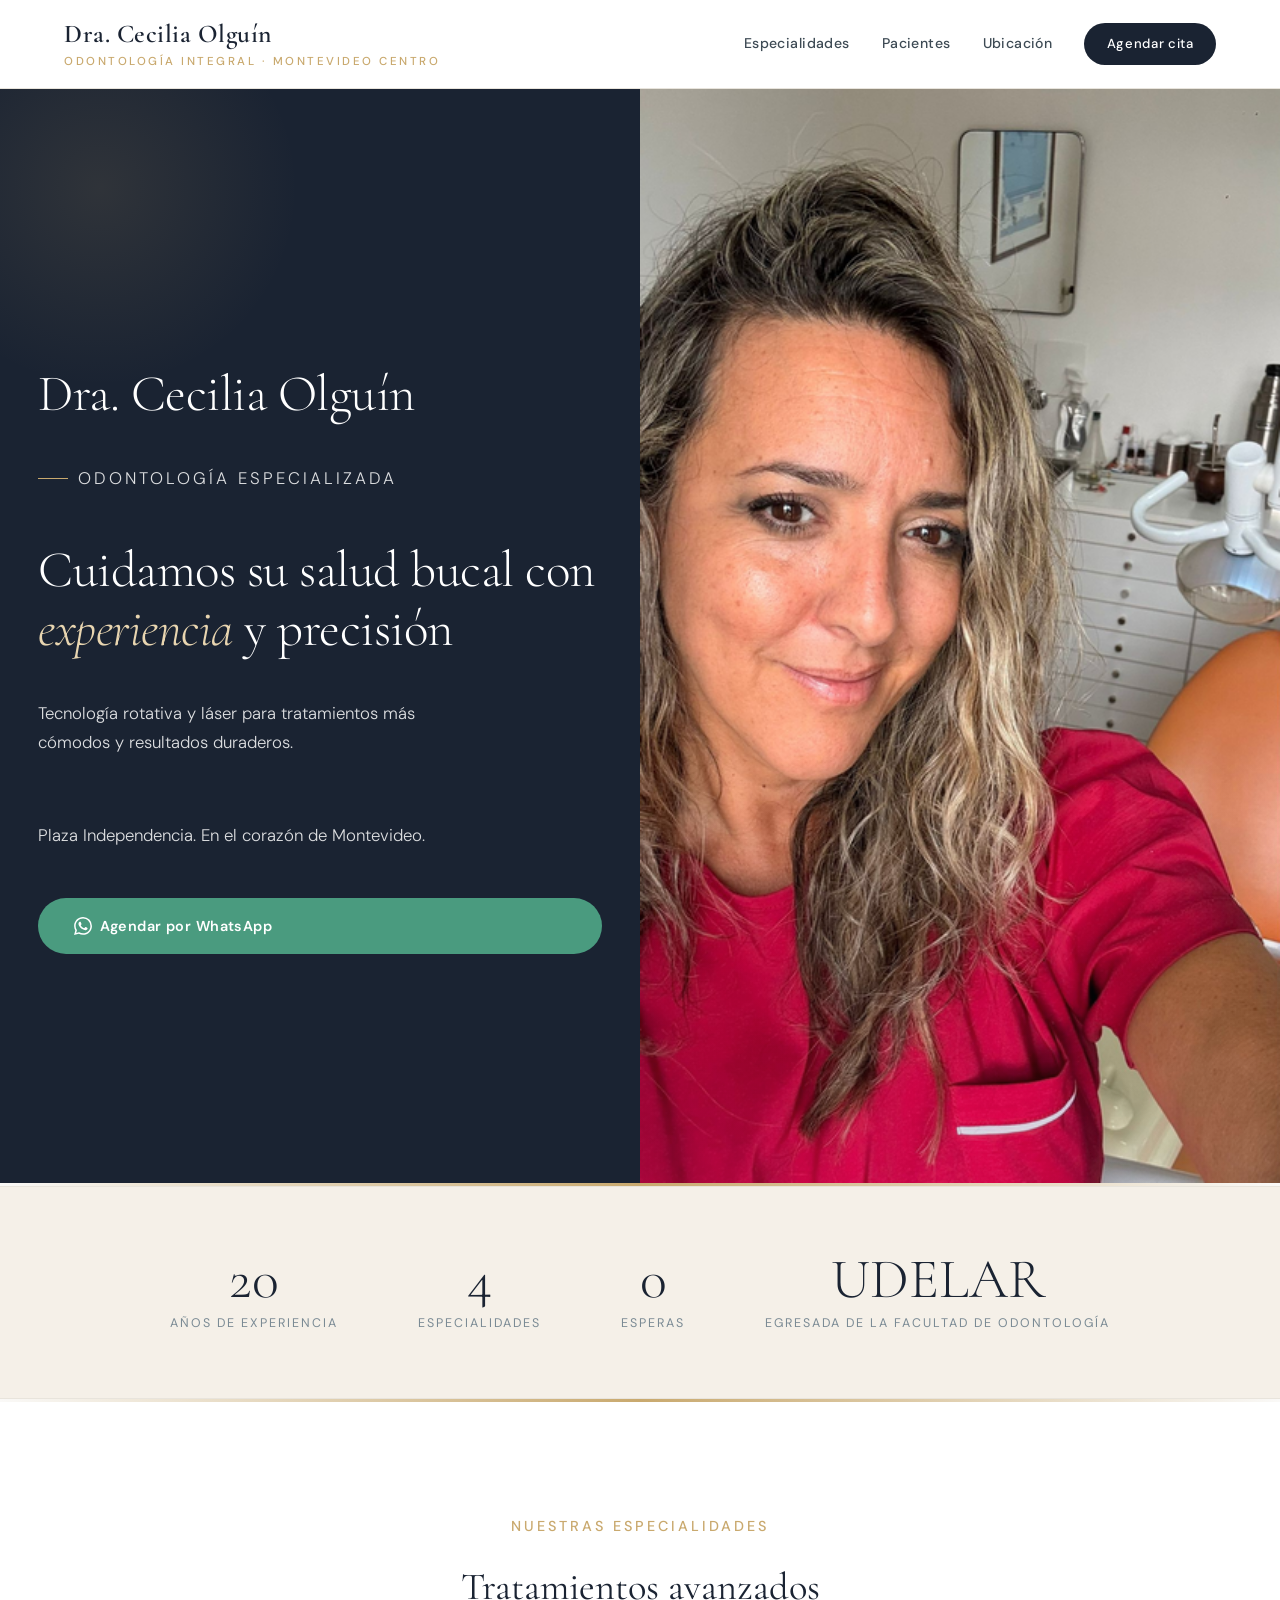
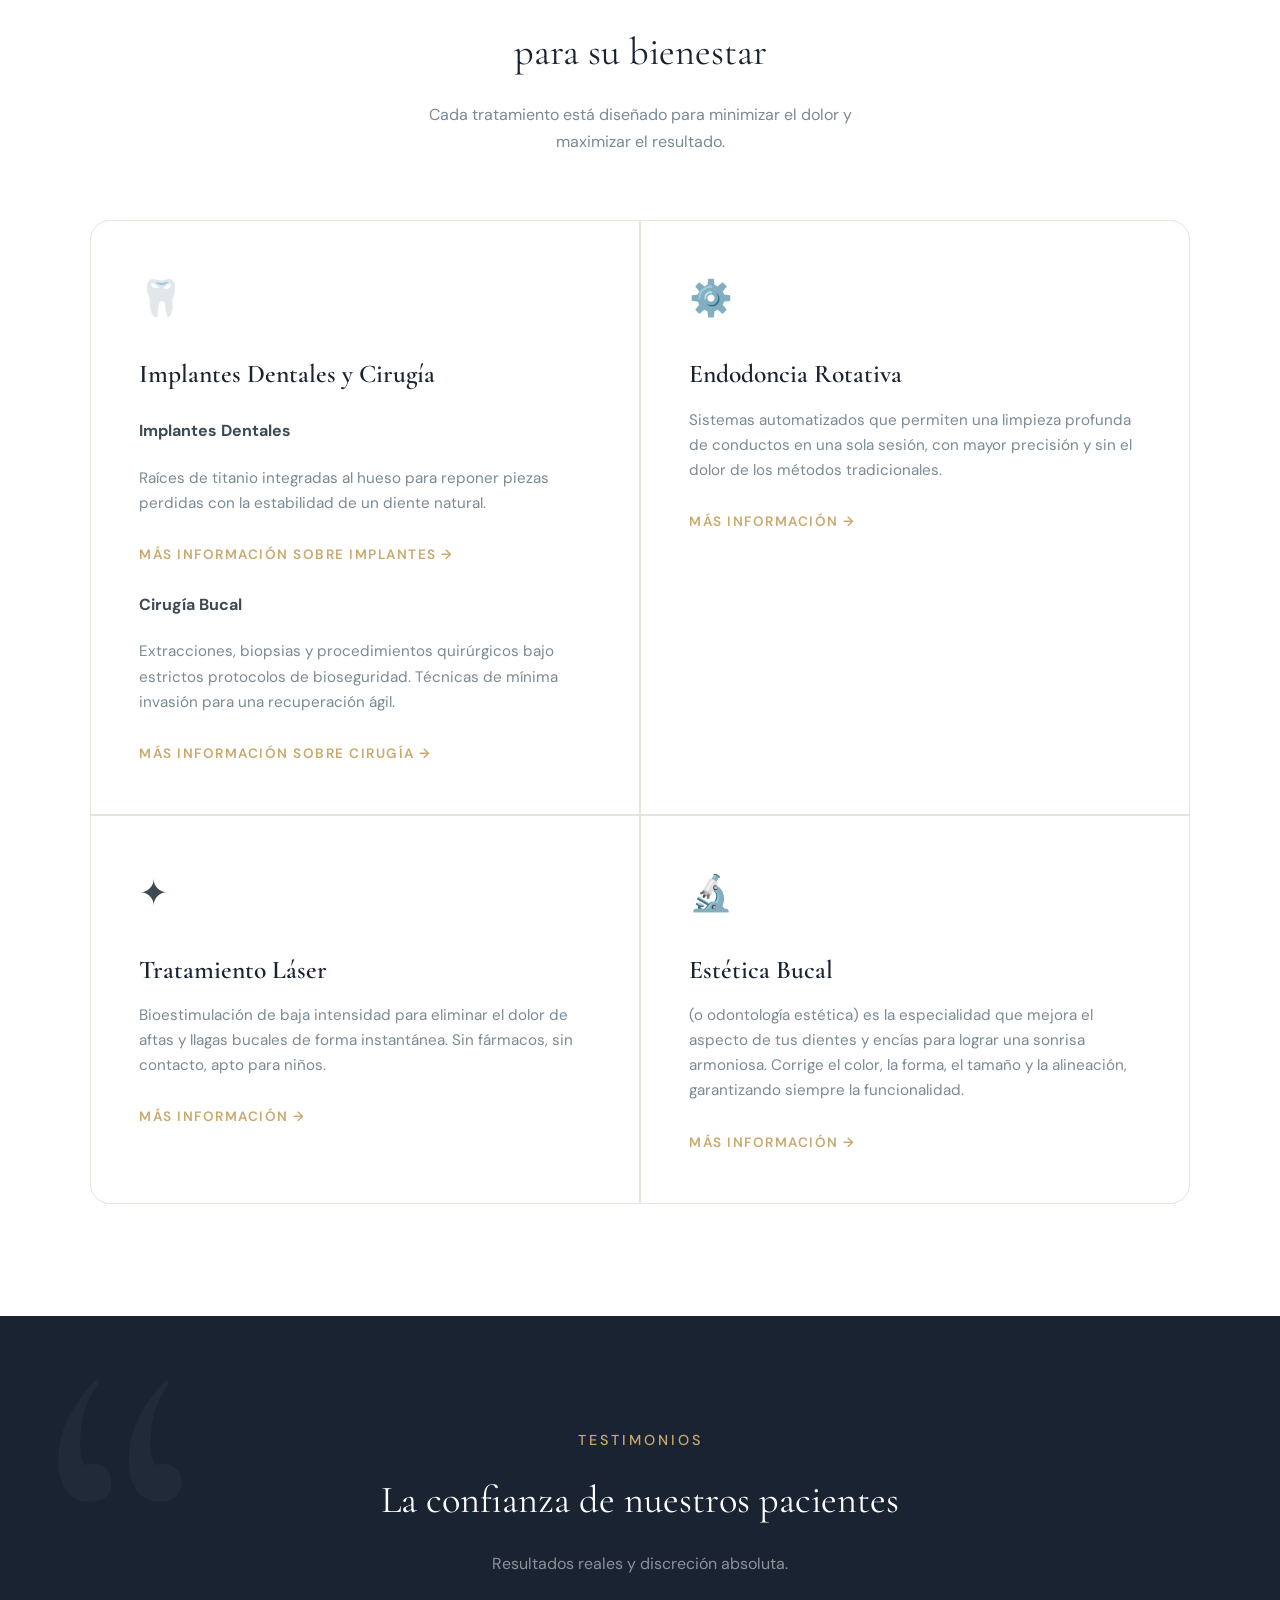
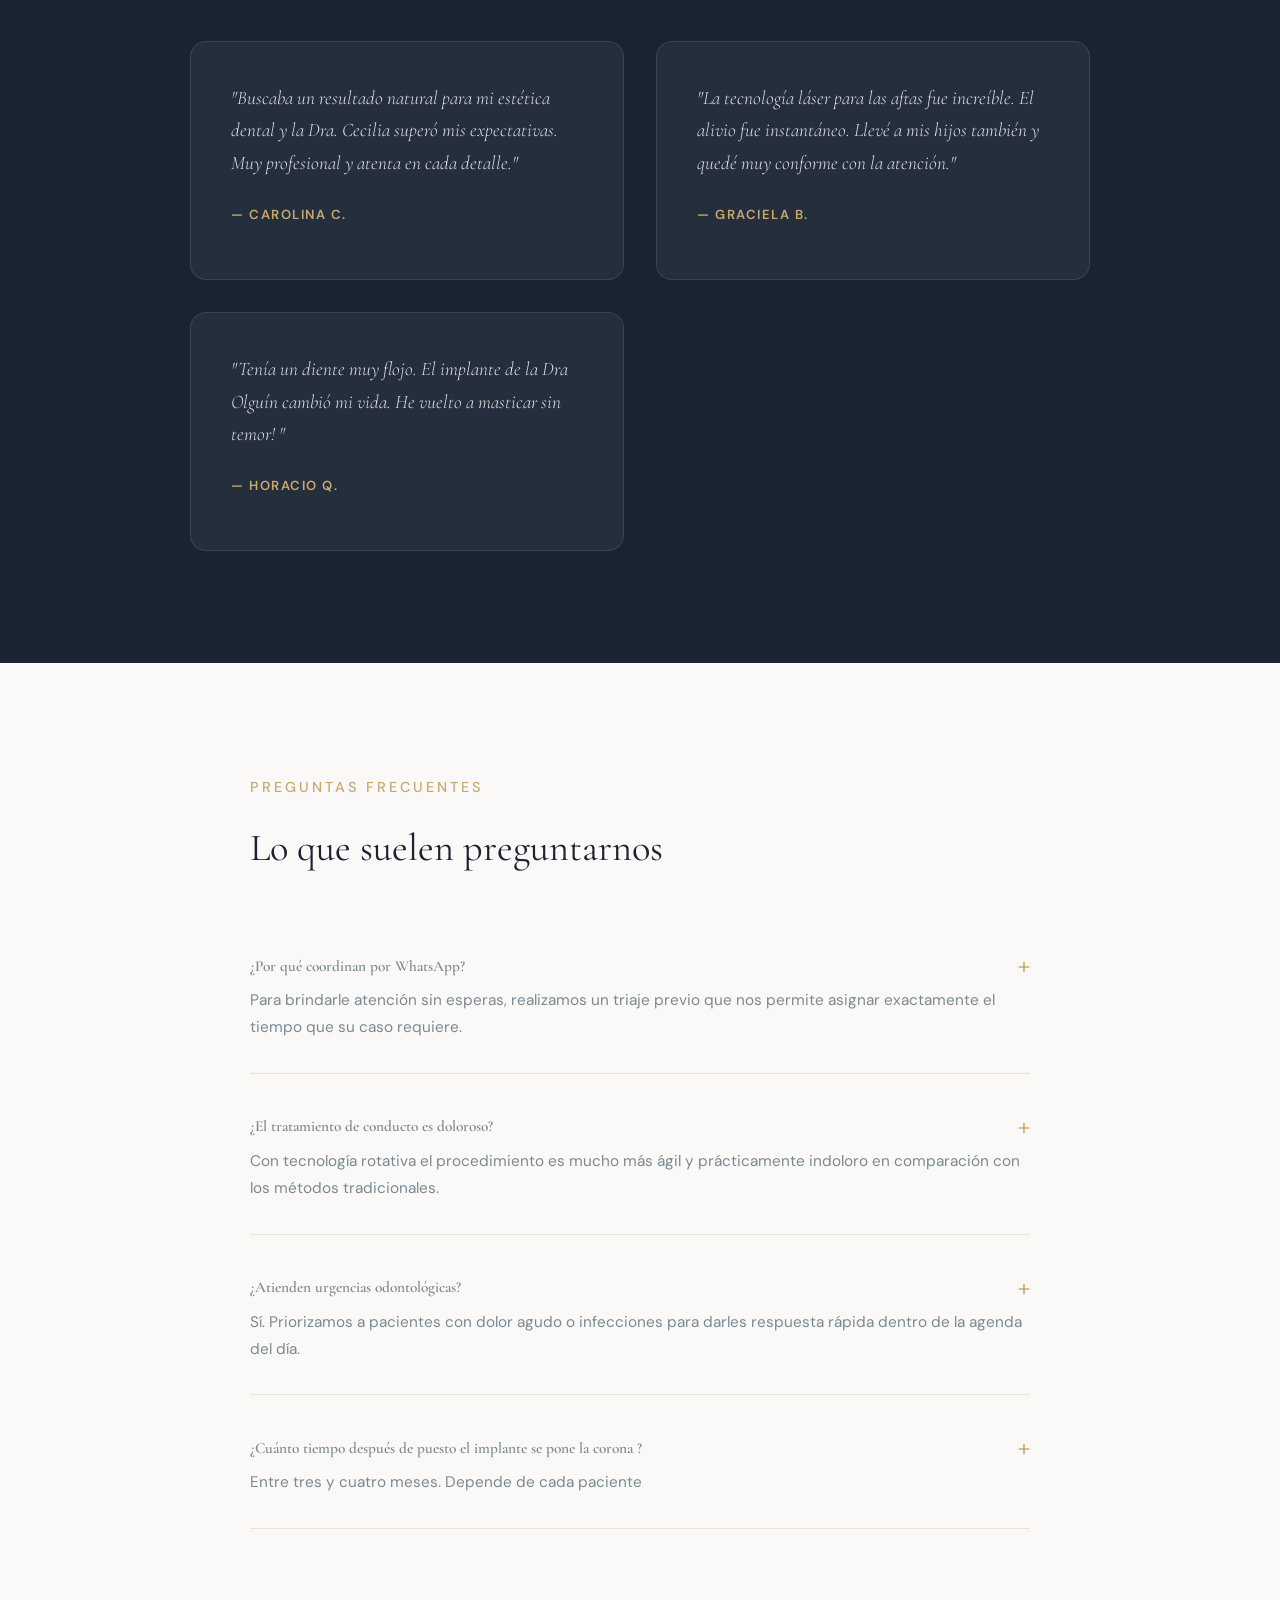
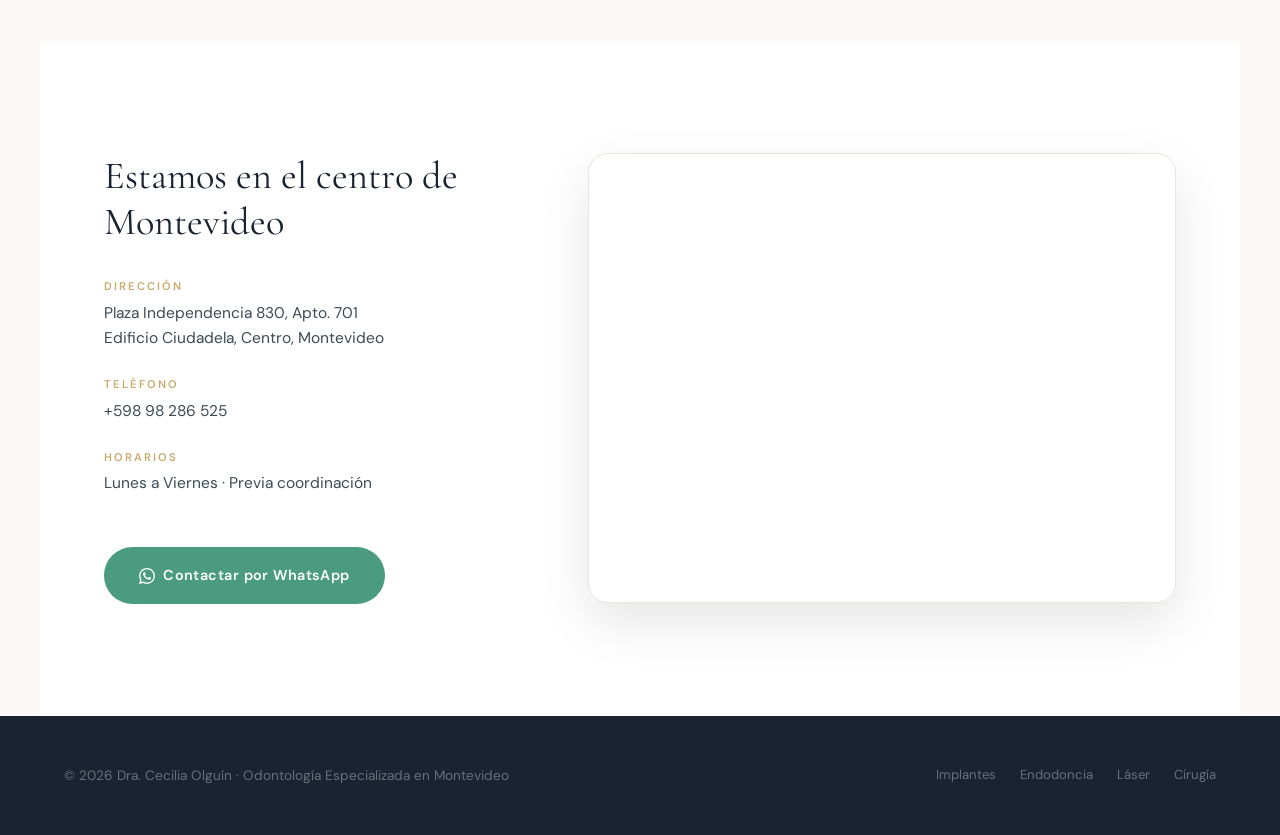
<file: index.html>
<!DOCTYPE html>
<html lang="es">
<head>
    <meta charset="UTF-8">
    <meta name="viewport" content="width=device-width, initial-scale=1.0">
    <title>Dra. Cecilia Olguín | Odontología Integral · Montevideo</title>
    <link rel="stylesheet" href="styles.css">
</head>
<body>

<header>
    <a href="index.html" class="logo-text">
        <span class="logo-name">Dra. Cecilia Olguín</span>
        <span class="logo-sub">Odontología Integral · Montevideo Centro</span>
    </a>
    <nav>
        <a href="#servicios">Especialidades</a>
        <a href="#testimonios">Pacientes</a>
        <a href="#contacto">Ubicación</a>
        <a href="https://wa.me/59898286525" class="nav-cta">Agendar cita</a>
    </nav>
</header>

<section class="hero">
    <div class="hero-text">
         <h1>Dra. Cecilia Olguín</h1>
        <p class="hero-eyebrow">Odontología especializada</p>
        <h1>Cuidamos su salud bucal con <em>experiencia</em> y precisión</h1>
        <p>Tecnología rotativa y láser para tratamientos más cómodos y resultados duraderos.</p>
            <p> Plaza Independencia. En el corazón de Montevideo.</p>
        <a href="https://wa.me/59898286525" class="btn-whatsapp">
            <svg width="18" height="18" viewBox="0 0 24 24" fill="currentColor"><path d="M17.472 14.382c-.297-.149-1.758-.867-2.03-.967-.273-.099-.471-.148-.67.15-.197.297-.767.966-.94 1.164-.173.199-.347.223-.644.075-.297-.15-1.255-.463-2.39-1.475-.883-.788-1.48-1.761-1.653-2.059-.173-.297-.018-.458.13-.606.134-.133.298-.347.446-.52.149-.174.198-.298.298-.497.099-.198.05-.371-.025-.52-.075-.149-.669-1.612-.916-2.207-.242-.579-.487-.5-.669-.51-.173-.008-.371-.01-.57-.01-.198 0-.52.074-.792.372-.272.297-1.04 1.016-1.04 2.479 0 1.462 1.065 2.875 1.213 3.074.149.198 2.096 3.2 5.077 4.487.709.306 1.262.489 1.694.625.712.227 1.36.195 1.871.118.571-.085 1.758-.719 2.006-1.413.248-.694.248-1.289.173-1.413-.074-.124-.272-.198-.57-.347m-5.421 7.403h-.004a9.87 9.87 0 01-5.031-1.378l-.361-.214-3.741.982.998-3.648-.235-.374a9.86 9.86 0 01-1.51-5.26c.001-5.45 4.436-9.884 9.888-9.884 2.64 0 5.122 1.03 6.988 2.898a9.825 9.825 0 012.893 6.994c-.003 5.45-4.437 9.884-9.885 9.884m8.413-18.297A11.815 11.815 0 0012.05 0C5.495 0 .16 5.335.157 11.892c0 2.096.547 4.142 1.588 5.945L.057 24l6.305-1.654a11.882 11.882 0 005.683 1.448h.005c6.554 0 11.89-5.335 11.893-11.893a11.821 11.821 0 00-3.48-8.413z"/></svg>
            Agendar por WhatsApp
        </a>
    </div>
    <div class="hero-img">
        <img src="IMG/cecyolguin.png" alt="Dra. Cecilia Olguín, odontóloga en Montevideo">
    </div>
</section>

<hr class="gold-divider">

<div class="trust-band">
    <div class="trust-item">
        <span class="trust-number">20</span>
        <span class="trust-label">Años de experiencia</span>
    </div>
    <div class="trust-item">
        <span class="trust-number">4</span>
        <span class="trust-label">Especialidades</span>
    </div>
    <div class="trust-item">
        <span class="trust-number">0</span>
        <span class="trust-label">esperas</span>
    </div>
    <div class="trust-item">
        <span class="trust-number">UDELAR</span>
        <span class="trust-label">Egresada de la Facultad de Odontología</span>
    </div>
</div>

<hr class="gold-divider">

<section class="services-section" id="servicios">
    <div class="section-header">
        <span class="section-eyebrow">Nuestras especialidades</span>
        <h2>Tratamientos avanzados<br>para su bienestar</h2>
        <p>Cada tratamiento está diseñado para minimizar el dolor y maximizar el resultado.</p>
    </div>

    <div class="services-grid">
        <div class="service-card">
            <span class="service-icon">🦷</span>
            <h3>Implantes Dentales y Cirugía</h3>
            <h4>Implantes Dentales</h4>
            <p>Raíces de titanio integradas al hueso para reponer piezas perdidas con la estabilidad de un diente natural.</p>

            <a href="implantes.html" class="service-link">Más información sobre Implantes →</a>

            <p>
            <h4>Cirugía Bucal</h4>
            <p>Extracciones, biopsias y procedimientos quirúrgicos bajo estrictos protocolos de bioseguridad. Técnicas de mínima invasión para una recuperación ágil.</p>
            <a href="cirugía.html" class="service-link">Más información sobre Cirugía →</a>

        </div>
        <div class="service-card">
            <span class="service-icon">⚙️</span>
            <h3>Endodoncia Rotativa</h3>
            <p>Sistemas automatizados que permiten una limpieza profunda de conductos en una sola sesión, con mayor precisión y sin el dolor de los métodos tradicionales.</p>
            <a href="conducto.html" class="service-link">Más información →</a>
        </div>
        <div class="service-card">
            <span class="service-icon">✦</span>
            <h3>Tratamiento Láser</h3>
            <p>Bioestimulación de baja intensidad para eliminar el dolor de aftas y llagas bucales de forma instantánea. Sin fármacos, sin contacto, apto para niños.</p>
            <a href="aftas.html" class="service-link">Más información →</a>
        </div>
        <div class="service-card">
            <span class="service-icon">🔬</span>
            <h3>Estética Bucal</h3>
            <p> (o odontología estética) es la especialidad que mejora el aspecto de tus dientes y encías para lograr una sonrisa armoniosa. Corrige el color, la forma, el tamaño y la alineación, garantizando siempre la funcionalidad.</p>
            <a href="estetica.html" class="service-link">Más información →</a>
        </div>
    </div>
</section>

<section class="testimonials" id="testimonios">
    <div class="section-header">
        <span class="section-eyebrow">Testimonios</span>
        <h2>La confianza de nuestros pacientes</h2>
        <p>Resultados reales y discreción absoluta.</p>
    </div>
    <div class="testimonial-grid">
        <div class="testimonial-card">
            <p>"Buscaba un resultado natural para mi estética dental y la Dra. Cecilia superó mis expectativas. Muy profesional y atenta en cada detalle."</p>
            <p class="author">— Carolina C.</p>
        </div>
        <div class="testimonial-card">
            <p>"La tecnología láser para las aftas fue increíble. El alivio fue instantáneo. Llevé a mis hijos también y quedé muy conforme con la atención."</p>
            <p class="author">— Graciela B.</p>
        </div>
        <div class="testimonial-card">
            <p>"Tenía un diente muy flojo. El implante de la Dra Olguín cambió mi vida. He vuelto a masticar sin temor! "</p>
            <p class="author">— Horacio  Q.</p>
        </div>
    </div>
</section>

<section class="faq-section">
    <div class="faq-container">
        <div class="section-header" style="text-align:left; margin-bottom:2rem;">
            <span class="section-eyebrow">Preguntas frecuentes</span>
            <h2 style="text-align:left;">Lo que suelen preguntarnos</h2>
        </div>
        <div class="faq-item">
            <p class="faq-question">¿Por qué coordinan por WhatsApp?</p>
            <p>Para brindarle atención sin esperas, realizamos un triaje previo que nos permite asignar exactamente el tiempo que su caso requiere.</p>
        </div>
        <div class="faq-item">
            <p class="faq-question">¿El tratamiento de conducto es doloroso?</p>
            <p>Con tecnología rotativa el procedimiento es mucho más ágil y prácticamente indoloro en comparación con los métodos tradicionales.</p>
        </div>
        <div class="faq-item">
            <p class="faq-question">¿Atienden urgencias odontológicas?</p>
            <p>Sí. Priorizamos a pacientes con dolor agudo o infecciones para darles respuesta rápida dentro de la agenda del día.</p>
        </div>
         <div class="faq-item">
            <p class="faq-question">¿Cuánto tiempo después de puesto el implante se pone la corona ?</p>
            <p>Entre tres y cuatro meses. Depende de cada paciente</p>
        </div>
    </div>
</section>

<section class="contact-section" id="contacto">
    <div class="contact-info">
        <h2>Estamos en el centro de Montevideo</h2>
        <div class="contact-detail">
            <span class="contact-detail-label">Dirección</span>
            <p>Plaza Independencia 830, Apto. 701<br>Edificio Ciudadela, Centro, Montevideo</p>
        </div>
        <div class="contact-detail">
            <span class="contact-detail-label">Teléfono</span>
            <p>+598 98 286 525</p>
        </div>
        <div class="contact-detail">
            <span class="contact-detail-label">Horarios</span>
            <p>Lunes a Viernes · Previa coordinación</p>
        </div>
        <br>
        <a href="https://wa.me/59898286525" class="btn-whatsapp">
            <svg width="16" height="16" viewBox="0 0 24 24" fill="currentColor"><path d="M17.472 14.382c-.297-.149-1.758-.867-2.03-.967-.273-.099-.471-.148-.67.15-.197.297-.767.966-.94 1.164-.173.199-.347.223-.644.075-.297-.15-1.255-.463-2.39-1.475-.883-.788-1.48-1.761-1.653-2.059-.173-.297-.018-.458.13-.606.134-.133.298-.347.446-.52.149-.174.198-.298.298-.497.099-.198.05-.371-.025-.52-.075-.149-.669-1.612-.916-2.207-.242-.579-.487-.5-.669-.51-.173-.008-.371-.01-.57-.01-.198 0-.52.074-.792.372-.272.297-1.04 1.016-1.04 2.479 0 1.462 1.065 2.875 1.213 3.074.149.198 2.096 3.2 5.077 4.487.709.306 1.262.489 1.694.625.712.227 1.36.195 1.871.118.571-.085 1.758-.719 2.006-1.413.248-.694.248-1.289.173-1.413-.074-.124-.272-.198-.57-.347m-5.421 7.403h-.004a9.87 9.87 0 01-5.031-1.378l-.361-.214-3.741.982.998-3.648-.235-.374a9.86 9.86 0 01-1.51-5.26c.001-5.45 4.436-9.884 9.888-9.884 2.64 0 5.122 1.03 6.988 2.898a9.825 9.825 0 012.893 6.994c-.003 5.45-4.437 9.884-9.885 9.884m8.413-18.297A11.815 11.815 0 0012.05 0C5.495 0 .16 5.335.157 11.892c0 2.096.547 4.142 1.588 5.945L.057 24l6.305-1.654a11.882 11.882 0 005.683 1.448h.005c6.554 0 11.89-5.335 11.893-11.893a11.821 11.821 0 00-3.48-8.413z"/></svg>
            Contactar por WhatsApp
        </a>
    </div>
    <div class="map-container">
        <iframe
            src="https://www.google.com/maps/embed?pb=!1m18!1m12!1m3!1d3272.26121575458!2d-56.199738!3d-34.906161!2m3!1f0!2f0!3f0!3m2!1i1024!2i768!4f13.1!3m3!1m2!1s0x959f8029517178b1%3A0x673993d0526e033e!2sPlaza%20Independencia%20830%2C%2011100%20Montevideo!5e0!3m2!1ses-419!2suy!4v1700000000000!5m2!1ses-419!2suy"
            width="100%" height="100%" style="border:0;" allowfullscreen="" loading="lazy"
            referrerpolicy="no-referrer-when-downgrade">
        </iframe>
    </div>
</section>

<footer>
    <p>© 2026 Dra. Cecilia Olguín · Odontología Especializada en Montevideo</p>
    <div class="footer-links">
        <a href="implantes.html">Implantes</a>
        <a href="conducto.html">Endodoncia</a>
        <a href="aftas.html">Láser</a>
        <a href="cirugía.html">Cirugía</a>
    </div>
</footer>

</body>
</html>
</file>
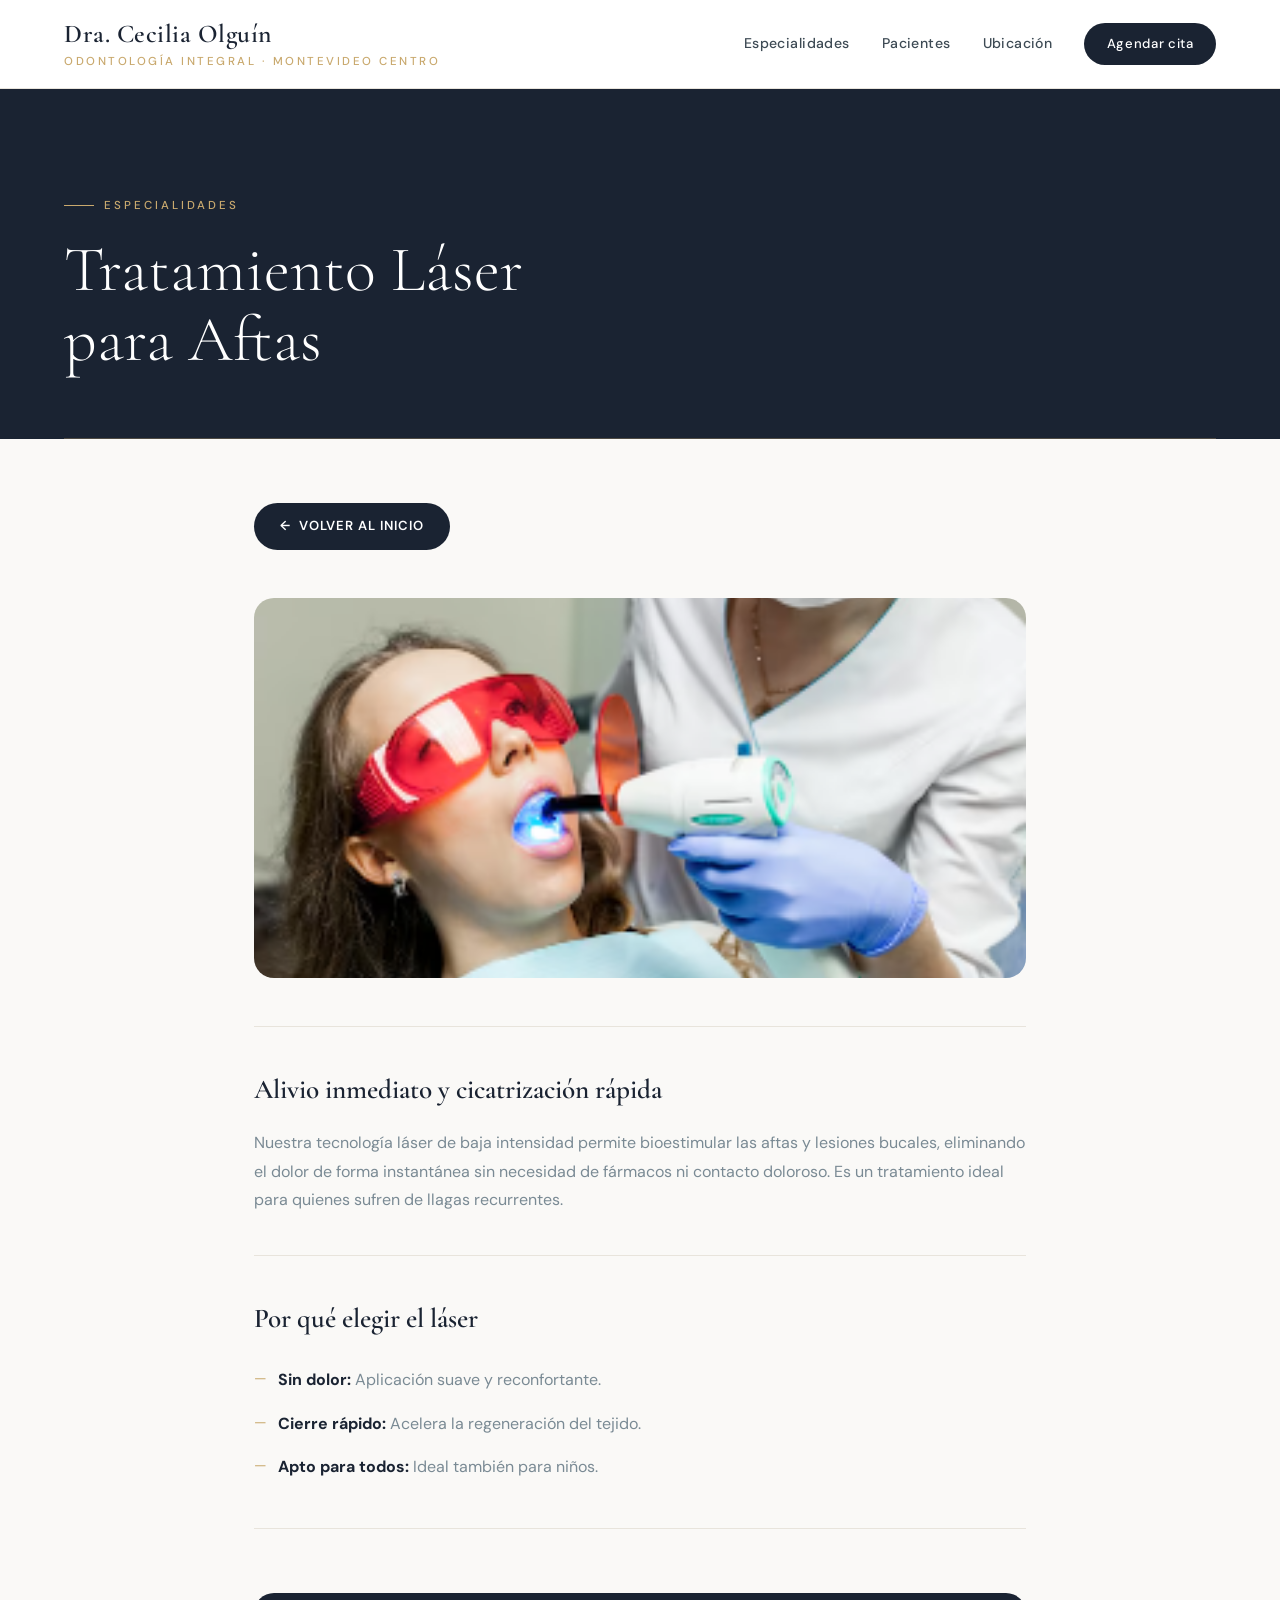
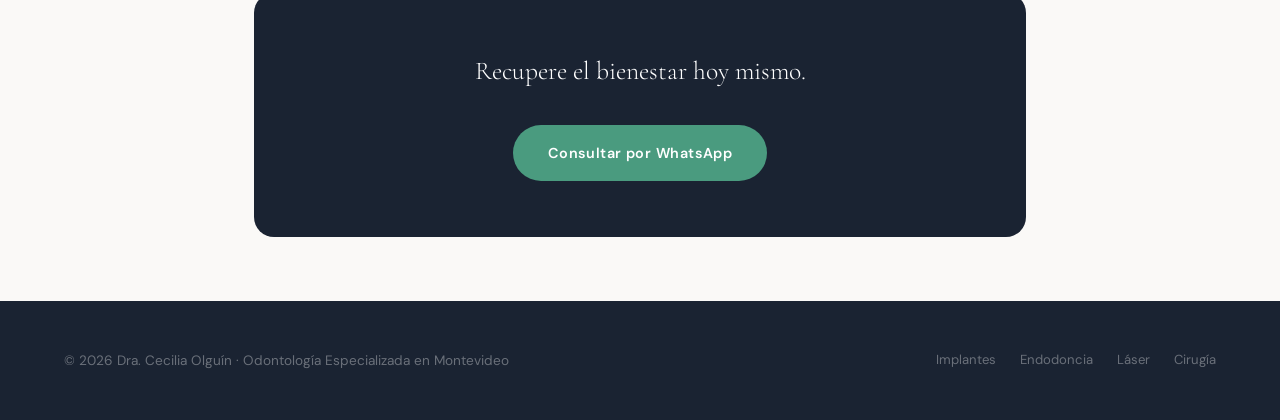
<file: aftas.html>
<!DOCTYPE html>
<html lang="es">
<head>
    <meta charset="UTF-8">
    <meta name="viewport" content="width=device-width, initial-scale=1.0">
    <title>Tratamiento Láser | Dra. Cecilia Olguín</title>
    <link rel="stylesheet" href="styles.css">
</head>
<body>

<header>
    <a href="index.html" class="logo-text">
        <span class="logo-name">Dra. Cecilia Olguín</span>
        <span class="logo-sub">Odontología Integral · Montevideo Centro</span>
    </a>
    <nav>
        <a href="index.html#servicios">Especialidades</a>
        <a href="index.html#testimonios">Pacientes</a>
        <a href="index.html#contacto">Ubicación</a>
        <a href="https://wa.me/59898286525" class="nav-cta">Agendar cita</a>
    </nav>
</header>

<div class="page-hero">
    <p class="page-hero-eyebrow">Especialidades</p>
    <h1>Tratamiento Láser<br>para Aftas</h1>
</div>

<div class="subpage-container">
    <a href="index.html" class="btn-volver">Volver al inicio</a>

    <img src="IMG/aftas.png" alt="Tratamiento láser para llagas bucales" class="hero-interna">

    <div class="section-box">
        <h3>Alivio inmediato y cicatrización rápida</h3>
        <p>Nuestra tecnología láser de baja intensidad permite bioestimular las aftas y lesiones bucales, eliminando el dolor de forma instantánea sin necesidad de fármacos ni contacto doloroso. Es un tratamiento ideal para quienes sufren de llagas recurrentes.</p>
    </div>

    <div class="section-box">
        <h3>Por qué elegir el láser</h3>
        <ul>
            <li><strong>Sin dolor:</strong> Aplicación suave y reconfortante.</li>
            <li><strong>Cierre rápido:</strong> Acelera la regeneración del tejido.</li>
            <li><strong>Apto para todos:</strong> Ideal también para niños.</li>
        </ul>
    </div>

    <div class="cta-box">
        <p>Recupere el bienestar hoy mismo.</p>
        <a href="https://wa.me/59898286525" class="btn-whatsapp">Consultar por WhatsApp</a>
    </div>
</div>

<footer>
    <p>© 2026 Dra. Cecilia Olguín · Odontología Especializada en Montevideo</p>
    <div class="footer-links">
        <a href="implantes.html">Implantes</a>
        <a href="conducto.html">Endodoncia</a>
        <a href="aftas.html">Láser</a>
        <a href="cirugía.html">Cirugía</a>
    </div>
</footer>

</body>
</html>
</file>
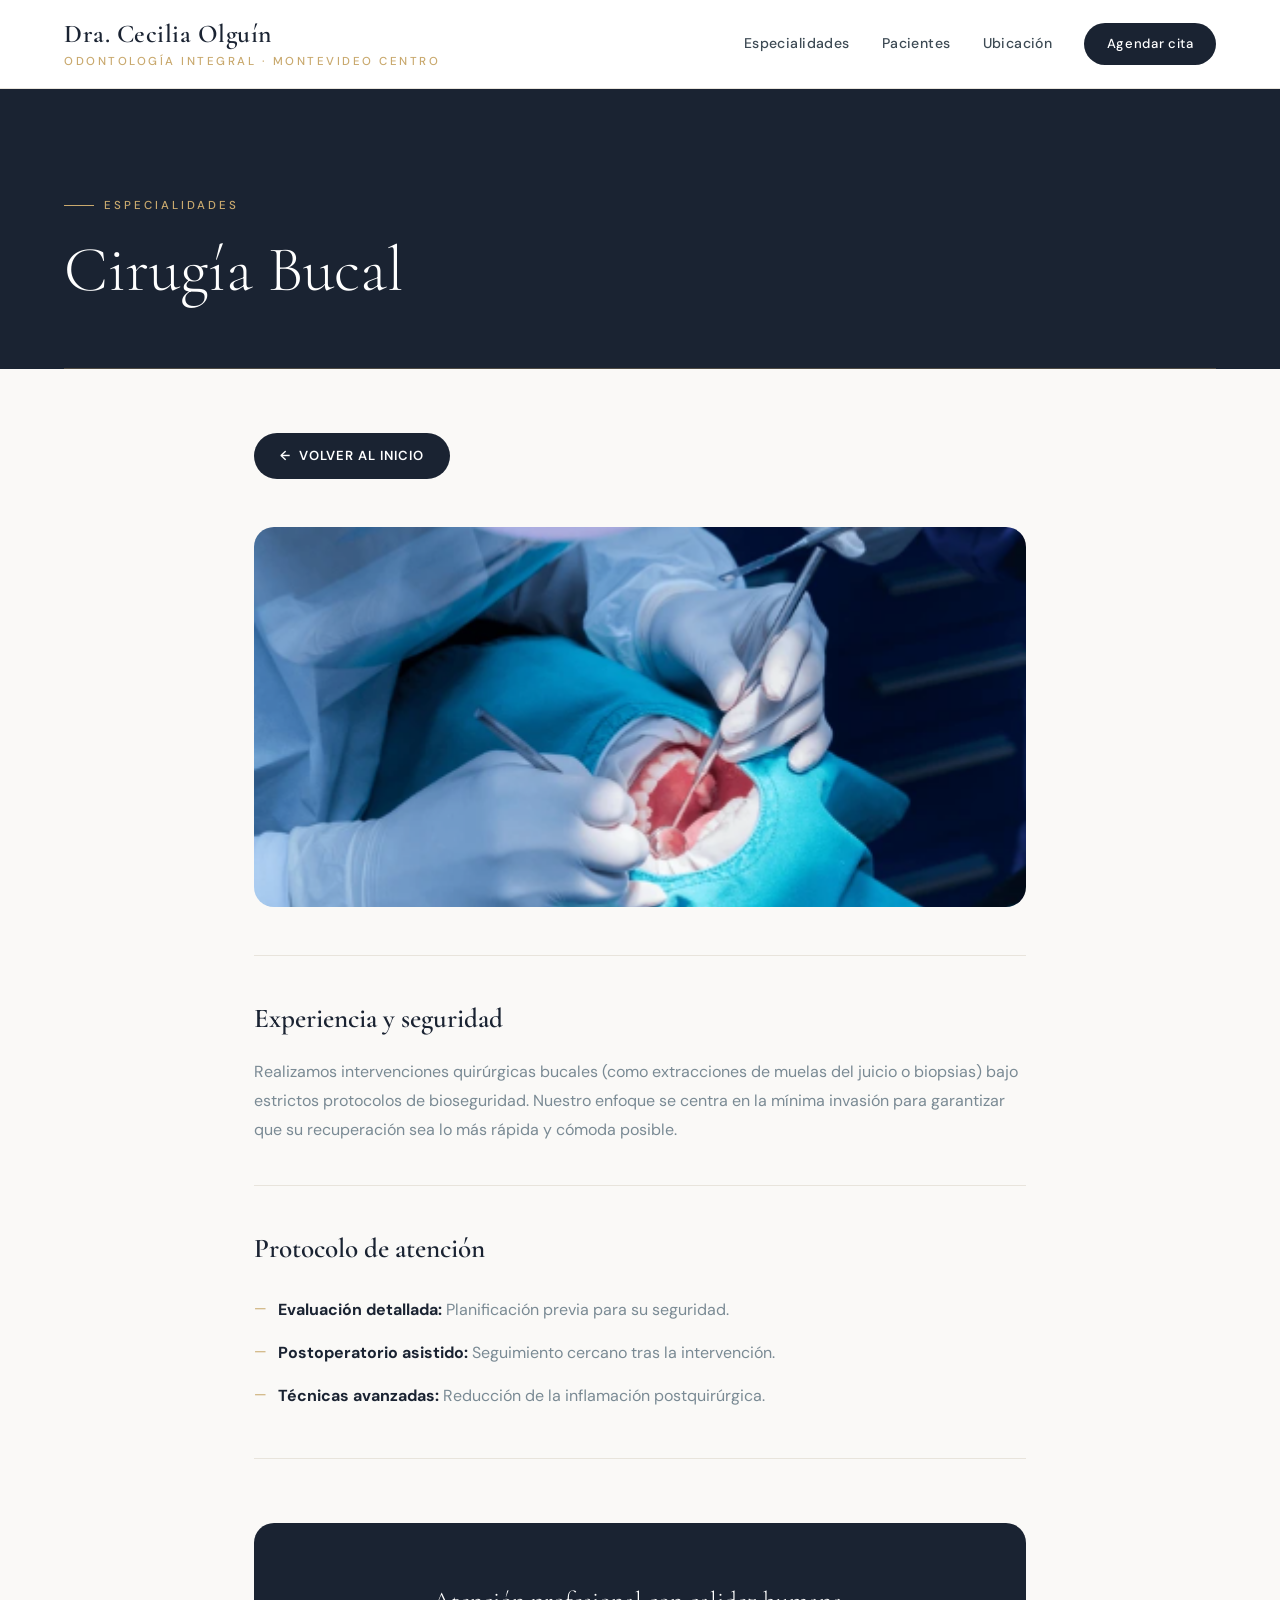
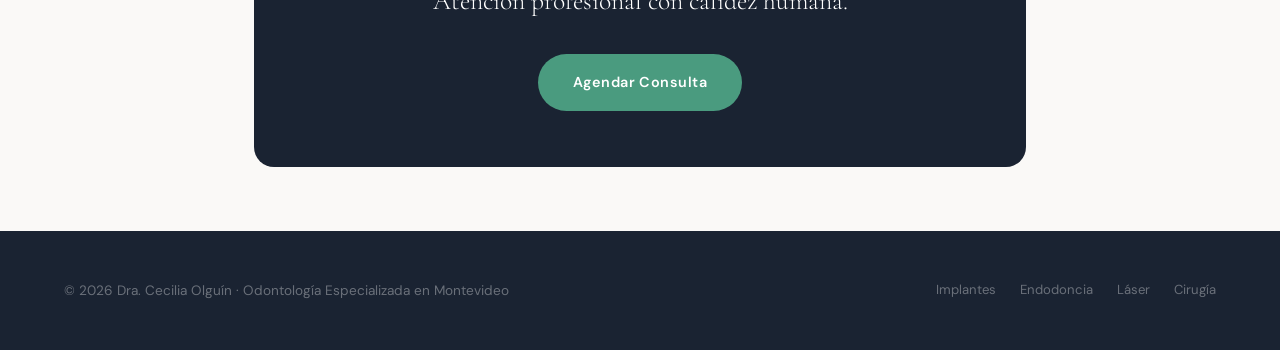
<file: cirugía.html>
<!DOCTYPE html>
<html lang="es">
<head>
    <meta charset="UTF-8">
    <meta name="viewport" content="width=device-width, initial-scale=1.0">
    <title>Cirugía Bucal | Dra. Cecilia Olguín</title>
    <link rel="stylesheet" href="styles.css">
</head>
<body>

<header>
    <a href="index.html" class="logo-text">
        <span class="logo-name">Dra. Cecilia Olguín</span>
        <span class="logo-sub">Odontología Integral · Montevideo Centro</span>
    </a>
    <nav>
        <a href="index.html#servicios">Especialidades</a>
        <a href="index.html#testimonios">Pacientes</a>
        <a href="index.html#contacto">Ubicación</a>
        <a href="https://wa.me/59898286525" class="nav-cta">Agendar cita</a>
    </nav>
</header>

<div class="page-hero">
    <p class="page-hero-eyebrow">Especialidades</p>
    <h1>Cirugía Bucal</h1>
</div>

<div class="subpage-container">
    <a href="index.html" class="btn-volver">Volver al inicio</a>

    <img src="IMG/cirugía.png" alt="Cirugía bucal profesional" class="hero-interna">

    <div class="section-box">
        <h3>Experiencia y seguridad</h3>
        <p>Realizamos intervenciones quirúrgicas bucales (como extracciones de muelas del juicio o biopsias) bajo estrictos protocolos de bioseguridad. Nuestro enfoque se centra en la mínima invasión para garantizar que su recuperación sea lo más rápida y cómoda posible.</p>
    </div>

    <div class="section-box">
        <h3>Protocolo de atención</h3>
        <ul>
            <li><strong>Evaluación detallada:</strong> Planificación previa para su seguridad.</li>
            <li><strong>Postoperatorio asistido:</strong> Seguimiento cercano tras la intervención.</li>
            <li><strong>Técnicas avanzadas:</strong> Reducción de la inflamación postquirúrgica.</li>
        </ul>
    </div>

    <div class="cta-box">
        <p>Atención profesional con calidez humana.</p>
        <a href="https://wa.me/59898286525" class="btn-whatsapp">Agendar Consulta</a>
    </div>
</div>

<footer>
    <p>© 2026 Dra. Cecilia Olguín · Odontología Especializada en Montevideo</p>
    <div class="footer-links">
        <a href="implantes.html">Implantes</a>
        <a href="conducto.html">Endodoncia</a>
        <a href="aftas.html">Láser</a>
        <a href="cirugía.html">Cirugía</a>
    </div>
</footer>

</body>
</html>
</file>
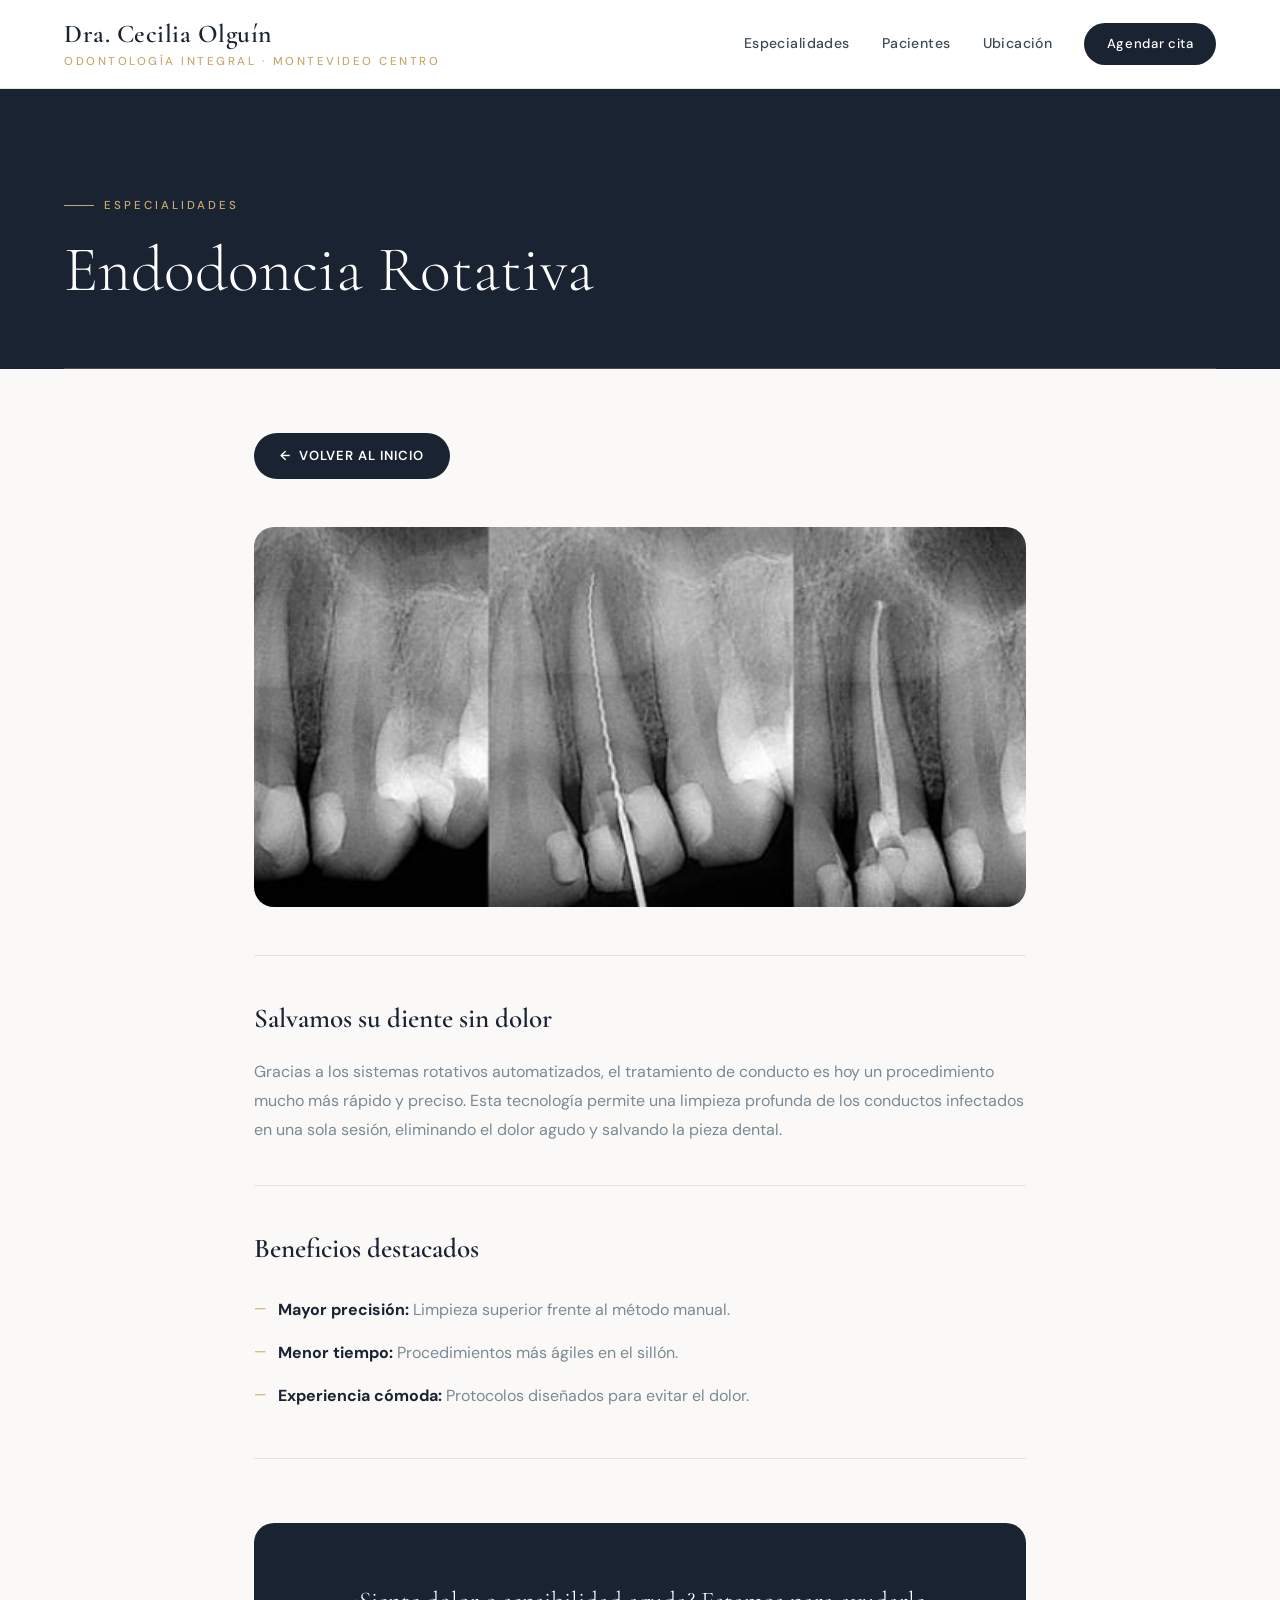
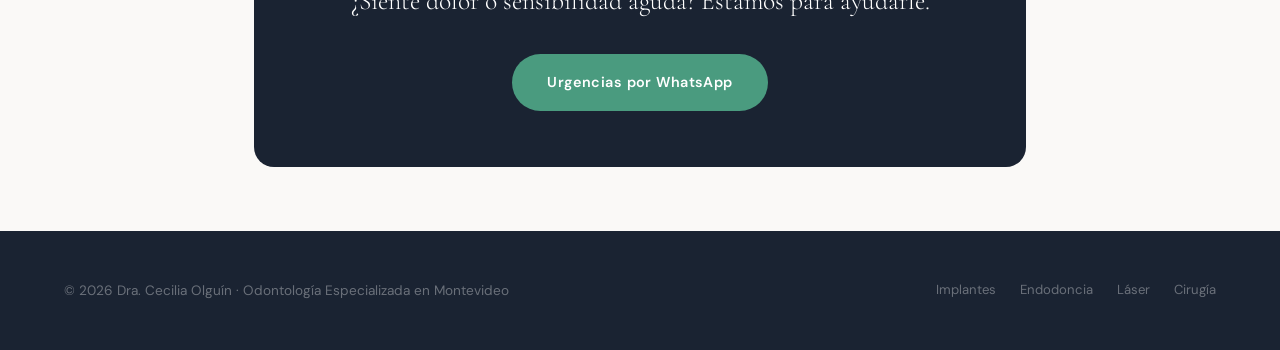
<file: conducto.html>
<!DOCTYPE html>
<html lang="es">
<head>
    <meta charset="UTF-8">
    <meta name="viewport" content="width=device-width, initial-scale=1.0">
    <title>Endodoncia Rotativa | Dra. Cecilia Olguín</title>
    <link rel="stylesheet" href="styles.css">
</head>
<body>

<header>
    <a href="index.html" class="logo-text">
        <span class="logo-name">Dra. Cecilia Olguín</span>
        <span class="logo-sub">Odontología Integral · Montevideo Centro</span>
    </a>
    <nav>
        <a href="index.html#servicios">Especialidades</a>
        <a href="index.html#testimonios">Pacientes</a>
        <a href="index.html#contacto">Ubicación</a>
        <a href="https://wa.me/59898286525" class="nav-cta">Agendar cita</a>
    </nav>
</header>

<div class="page-hero">
    <p class="page-hero-eyebrow">Especialidades</p>
    <h1>Endodoncia Rotativa</h1>
</div>

<div class="subpage-container">
    <a href="index.html" class="btn-volver">Volver al inicio</a>

    <img src="IMG/tratamientodeconducto.png" alt="Endodoncia con tecnología rotativa" class="hero-interna">

    <div class="section-box">
        <h3>Salvamos su diente sin dolor</h3>
        <p>Gracias a los sistemas rotativos automatizados, el tratamiento de conducto es hoy un procedimiento mucho más rápido y preciso. Esta tecnología permite una limpieza profunda de los conductos infectados en una sola sesión, eliminando el dolor agudo y salvando la pieza dental.</p>
    </div>

    <div class="section-box">
        <h3>Beneficios destacados</h3>
        <ul>
            <li><strong>Mayor precisión:</strong> Limpieza superior frente al método manual.</li>
            <li><strong>Menor tiempo:</strong> Procedimientos más ágiles en el sillón.</li>
            <li><strong>Experiencia cómoda:</strong> Protocolos diseñados para evitar el dolor.</li>
        </ul>
    </div>

    <div class="cta-box">
        <p>¿Siente dolor o sensibilidad aguda? Estamos para ayudarle.</p>
        <a href="https://wa.me/59898286525" class="btn-whatsapp">Urgencias por WhatsApp</a>
    </div>
</div>

<footer>
    <p>© 2026 Dra. Cecilia Olguín · Odontología Especializada en Montevideo</p>
    <div class="footer-links">
        <a href="implantes.html">Implantes</a>
        <a href="conducto.html">Endodoncia</a>
        <a href="aftas.html">Láser</a>
        <a href="cirugía.html">Cirugía</a>
    </div>
</footer>

</body>
</html>
</file>
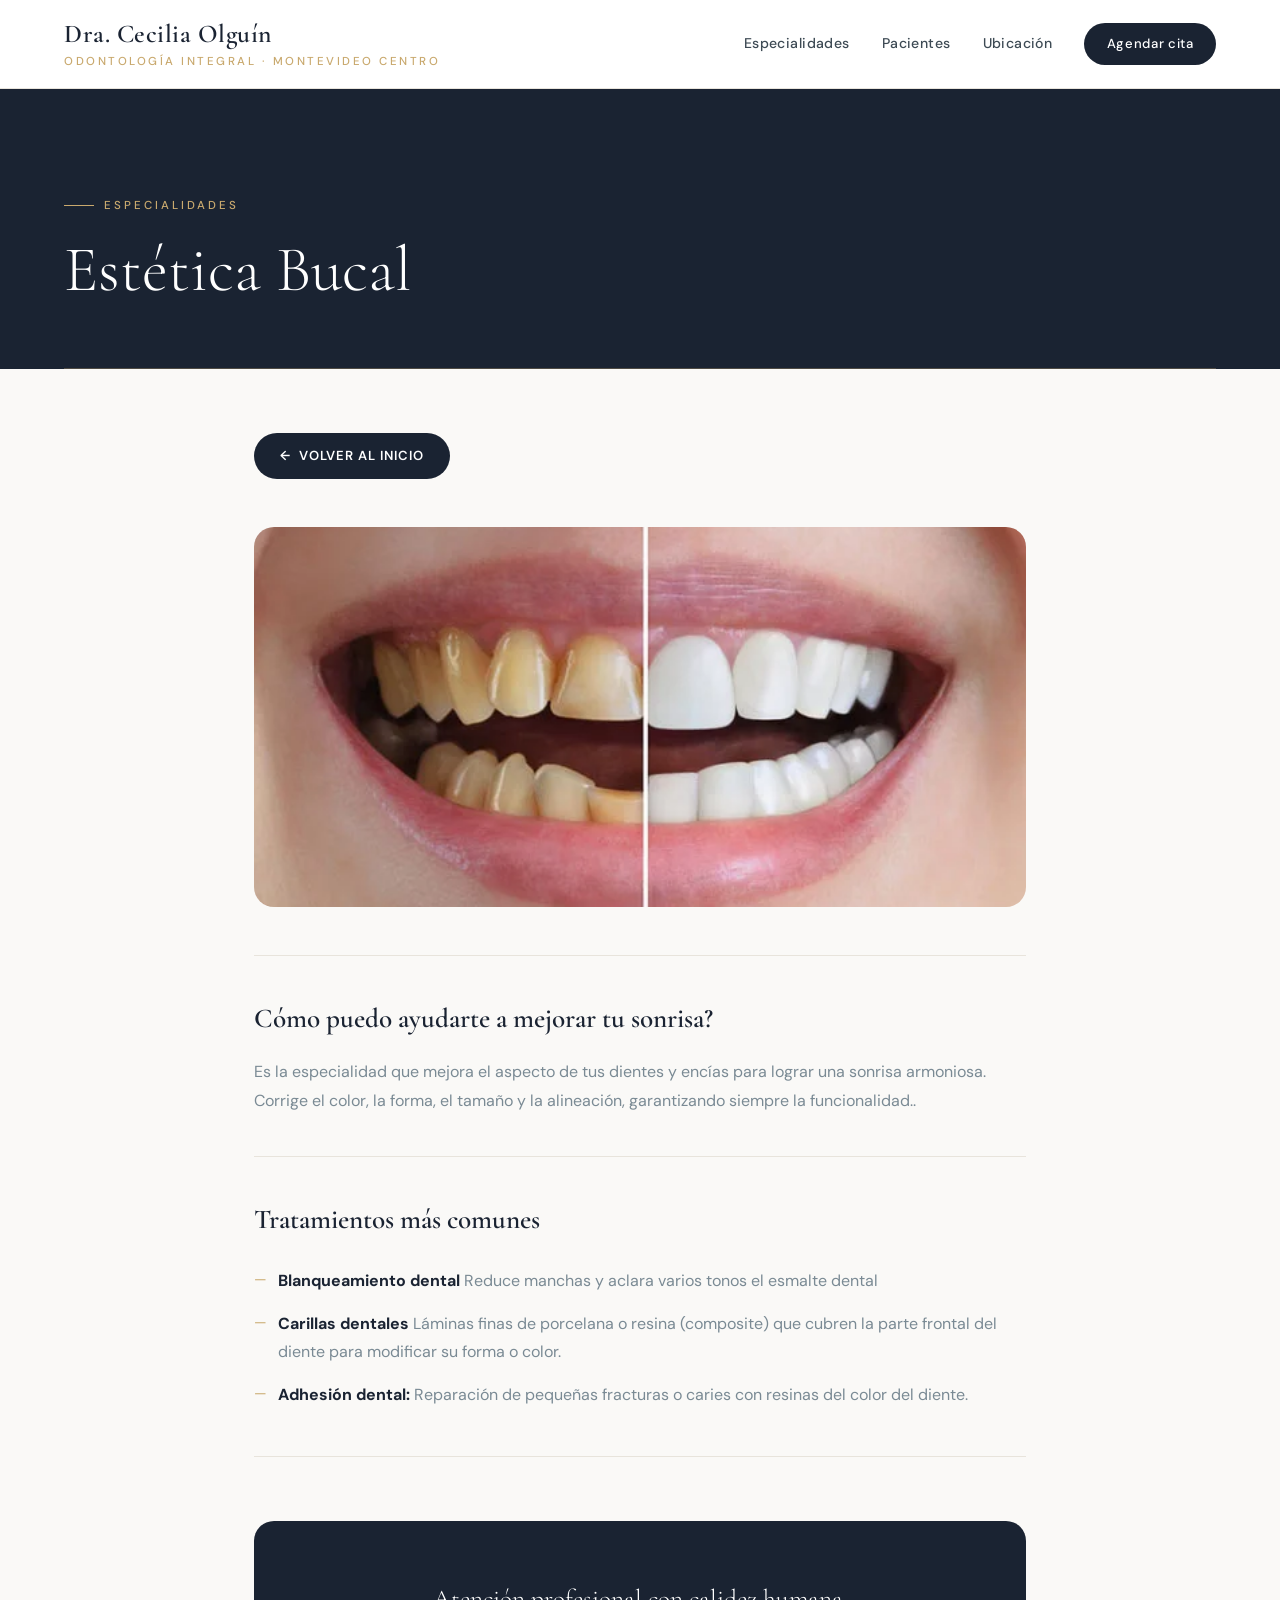
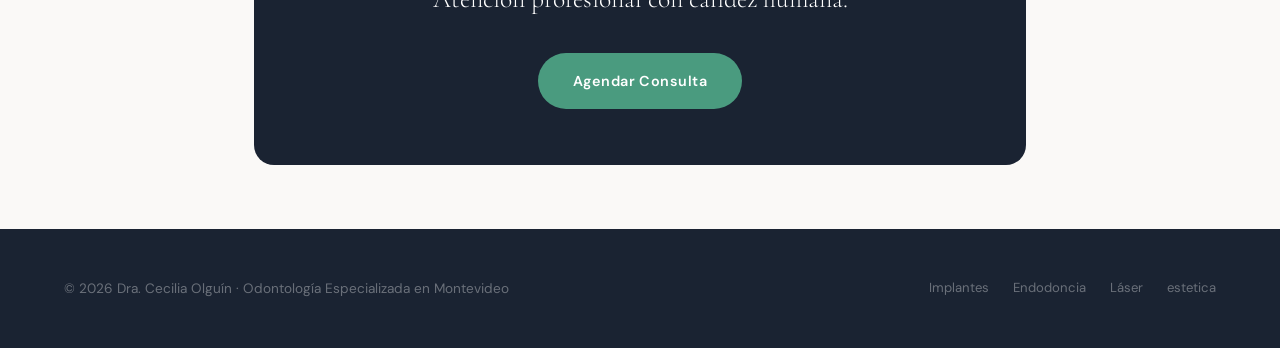
<file: estetica.html>
<!DOCTYPE html>
<html lang="es">
<head>
    <meta charset="UTF-8">
    <meta name="viewport" content="width=device-width, initial-scale=1.0">
    <title>Cirugía Bucal | Dra. Cecilia Olguín</title>
    <link rel="stylesheet" href="styles.css">
</head>
<body>

<header>
    <a href="index.html" class="logo-text">
        <span class="logo-name">Dra. Cecilia Olguín</span>
        <span class="logo-sub">Odontología Integral · Montevideo Centro</span>
    </a>
    <nav>
        <a href="index.html#servicios">Especialidades</a>
        <a href="index.html#testimonios">Pacientes</a>
        <a href="index.html#contacto">Ubicación</a>
        <a href="https://wa.me/59898286525" class="nav-cta">Agendar cita</a>
    </nav>
</header>

<div class="page-hero">
    <p class="page-hero-eyebrow">Especialidades</p>
    <h1>Estética Bucal</h1>
</div>

<div class="subpage-container">
    <a href="index.html" class="btn-volver">Volver al inicio</a>

    <img src="IMG/estetica.png" alt="Estética" class="hero-interna">

    <div class="section-box">
        <h3>Cómo puedo ayudarte a mejorar tu sonrisa?</h3>
        <p>  Es la especialidad que mejora el aspecto de tus dientes y encías para lograr una sonrisa armoniosa. Corrige el color, la forma, el tamaño y la alineación, garantizando siempre la funcionalidad..</p>
    </div>

    <div class="section-box">
        <h3>Tratamientos más comunes</h3>
        <ul>
            <li><strong>Blanqueamiento dental</strong> Reduce manchas y aclara varios tonos el esmalte dental</li>
            <li><strong>Carillas dentales</strong> Láminas finas de porcelana o resina (composite) que cubren la parte frontal del diente para modificar su forma o color.</li>
            <li><strong>Adhesión dental:</strong> Reparación de pequeñas fracturas o caries con resinas del color del diente.</li>
        </ul>
    </div>

    <div class="cta-box">
        <p>Atención profesional con calidez humana.</p>
        <a href="https://wa.me/59898286525" class="btn-whatsapp">Agendar Consulta</a>
    </div>
</div>

<footer>
    <p>© 2026 Dra. Cecilia Olguín · Odontología Especializada en Montevideo</p>
    <div class="footer-links">
        <a href="implantes.html">Implantes</a>
        <a href="conducto.html">Endodoncia</a>
        <a href="aftas.html">Láser</a>
        <a href="estetica.html">estetica</a>
    </div>
</footer>

</body>
</html>
</file>
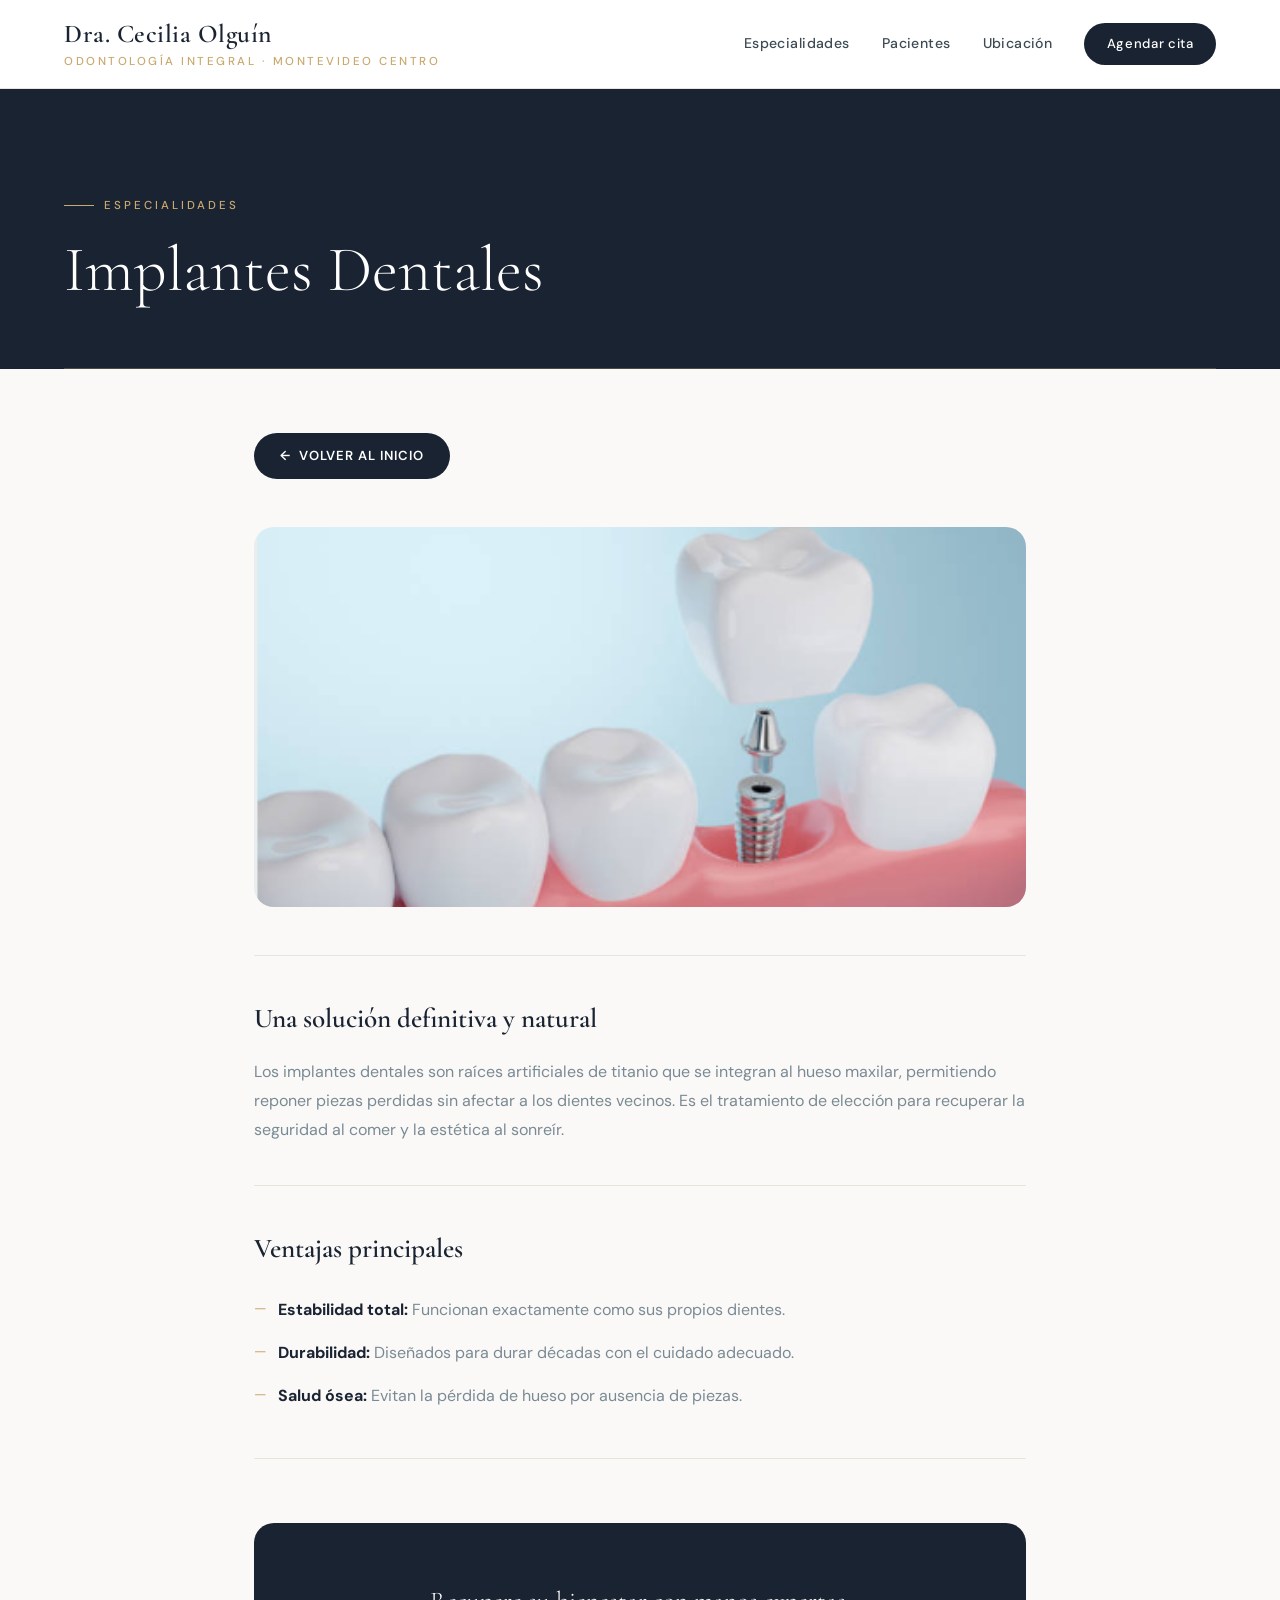
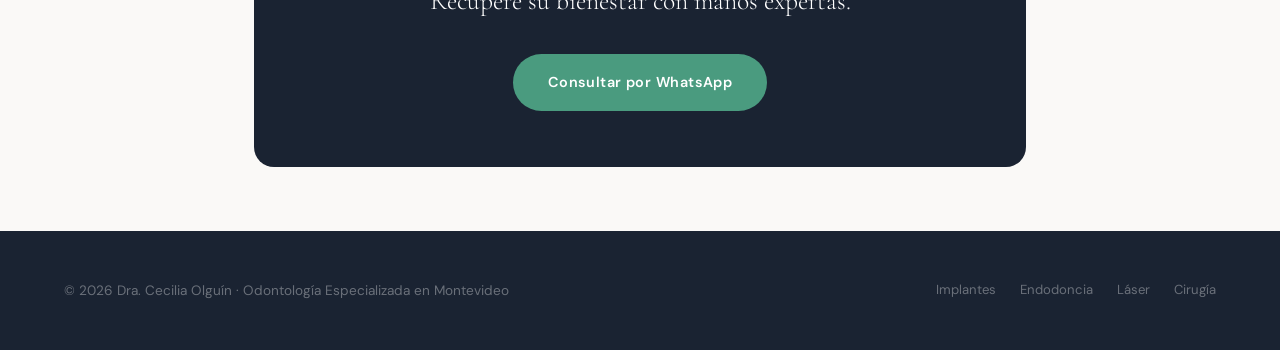
<file: implantes.html>
<!DOCTYPE html>
<html lang="es">
<head>
    <meta charset="UTF-8">
    <meta name="viewport" content="width=device-width, initial-scale=1.0">
    <title>Implantes Dentales | Dra. Cecilia Olguín</title>
    <link rel="stylesheet" href="styles.css">
</head>
<body>

<header>
    <a href="index.html" class="logo-text">
        <span class="logo-name">Dra. Cecilia Olguín</span>
        <span class="logo-sub">Odontología Integral · Montevideo Centro</span>
    </a>
    <nav>
        <a href="index.html#servicios">Especialidades</a>
        <a href="index.html#testimonios">Pacientes</a>
        <a href="index.html#contacto">Ubicación</a>
        <a href="https://wa.me/59898286525" class="nav-cta">Agendar cita</a>
    </nav>
</header>

<div class="page-hero">
    <p class="page-hero-eyebrow">Especialidades</p>
    <h1>Implantes Dentales</h1>
</div>

<div class="subpage-container">
    <a href="index.html" class="btn-volver">Volver al inicio</a>

    <img src="IMG/implantes.png" alt="Implantes dentales de alta calidad" class="hero-interna">

    <div class="section-box">
        <h3>Una solución definitiva y natural</h3>
        <p>Los implantes dentales son raíces artificiales de titanio que se integran al hueso maxilar, permitiendo reponer piezas perdidas sin afectar a los dientes vecinos. Es el tratamiento de elección para recuperar la seguridad al comer y la estética al sonreír.</p>
    </div>

    <div class="section-box">
        <h3>Ventajas principales</h3>
        <ul>
            <li><strong>Estabilidad total:</strong> Funcionan exactamente como sus propios dientes.</li>
            <li><strong>Durabilidad:</strong> Diseñados para durar décadas con el cuidado adecuado.</li>
            <li><strong>Salud ósea:</strong> Evitan la pérdida de hueso por ausencia de piezas.</li>
        </ul>
    </div>

    <div class="cta-box">
        <p>Recupere su bienestar con manos expertas.</p>
        <a href="https://wa.me/59898286525" class="btn-whatsapp">Consultar por WhatsApp</a>
    </div>
</div>

<footer>
    <p>© 2026 Dra. Cecilia Olguín · Odontología Especializada en Montevideo</p>
    <div class="footer-links">
        <a href="implantes.html">Implantes</a>
        <a href="conducto.html">Endodoncia</a>
        <a href="aftas.html">Láser</a>
        <a href="cirugía.html">Cirugía</a>
    </div>
</footer>

</body>
</html>
</file>
<file: styles.css>
@import url('https://fonts.googleapis.com/css2?family=Cormorant+Garamond:ital,wght@0,300;0,400;0,600;1,300;1,400&family=DM+Sans:wght@300;400;500;600&display=swap');

:root {
    --primary: #1a2332;
    --primary-light: #2c3e50;
    --secondary: #c9a96e;
/*  --secondary: #b39050 mas oscuro alternativa*/
    --secondary-light: #e8d5b0;
    --accent: #4a9b7f;
    --accent-hover: #3d8269;
    --bg-light: #faf9f7;
    --bg-warm: #f5f0e8;
    --white: #ffffff;
    --text: #3d4a54;
    --text-light: #7a8a94;
    --border: #e8e4dc;
}

* { box-sizing: border-box; }

body {
    font-family: 'DM Sans', sans-serif;
    margin: 0;
    line-height: 1.7;
    color: var(--text);
    background-color: var(--bg-light);
    scroll-behavior: smooth;
}

/* ─── HEADER ─── */
header {
    background: var(--white);
    padding: 1.2rem 5%;
    display: flex;
    justify-content: space-between;
    align-items: center;
    box-shadow: 0 1px 0 var(--border);
    position: sticky;
    top: 0;
    z-index: 1000;
}

.logo-text { line-height: 1.2; text-decoration: none; }
.logo-name {
    display: block;
    font-family: 'Cormorant Garamond', serif;
    font-size: 1.6rem;
    font-weight: 600;
    color: var(--primary);
    letter-spacing: 0.02em;
}
.logo-sub {
    font-size: 0.72rem;
    color: var(--secondary);
    text-transform: uppercase;
    letter-spacing: 2.5px;
    font-weight: 500;
}

nav {
    display: flex;
    gap: 2rem;
    align-items: center;
}

nav a {
    color: var(--text);
    text-decoration: none;
    font-size: 0.88rem;
    font-weight: 500;
    letter-spacing: 0.03em;
    transition: color 0.2s;
    position: relative;
}

nav a::after {
    content: '';
    position: absolute;
    bottom: -3px;
    left: 0;
    width: 0;
    height: 1.5px;
    background: var(--secondary);
    transition: width 0.3s ease;
}

nav a:hover { color: var(--primary); }
nav a:hover::after { width: 100%; }

.nav-cta {
    background: var(--primary);
    color: var(--white) !important;
    padding: 0.6rem 1.4rem;
    border-radius: 100px;
    font-size: 0.82rem !important;
    letter-spacing: 0.05em;
    transition: background 0.2s !important;
}
.nav-cta::after { display: none !important; }
.nav-cta:hover { background: var(--secondary) !important; color: var(--primary) !important; }

/* ─── HERO ─── */
.hero {
    display: grid;
    grid-template-columns: 1fr 1fr;
    min-height: 90vh;
    overflow: hidden;
}

.hero-text {
    background: var(--primary);
    padding: 8rem 6% 5rem;
    display: flex;
    flex-direction: column;
    justify-content: center;
    position: relative;
    overflow: hidden;
}

.hero-text::before {
    content: '';
    position: absolute;
    top: -100px;
    left: -100px;
    width: 400px;
    height: 400px;
    border-radius: 50%;
    background: radial-gradient(circle, rgba(201,169,110,0.12) 0%, transparent 70%);
    pointer-events: none;
}

.hero-eyebrow {
    font-size: 2rem;
    text-transform: uppercase;
    letter-spacing: 3px;
    color: var(--secondary);
    font-weight: 500;
    margin-bottom: 1.5rem;
    display: flex;
    align-items: center;
    gap: 10px;
}

.hero-eyebrow::before {
    content: '';
    display: inline-block;
    width: 30px;
    height: 1px;
    background: var(--secondary);
}

.hero-text h1 {
    font-family: 'Cormorant Garamond', serif;
    font-size: clamp(2.8rem, 4vw, 4.2rem);
    font-weight: 300;
    color: var(--white);
    line-height: 1.15;
    margin: 0 0 1.5rem;
    letter-spacing: -0.01em;
}

.hero-text h1 em {
    font-style: italic;
    color: var(--secondary-light);
}

.hero-text p {
    color: rgba(255,255,255,0.85);
    font-size: 1.05rem;
    font-weight: 300;
    margin-bottom: 3rem;
    max-width: 420px;
}

.hero-img {
    position: relative;
    overflow: hidden;
    background: var(--bg-warm);
}

.hero-img img {
    width: 100%;
    height: 100%;
    object-fit: cover;
    object-position: top center;
    display: block;
}

.hero-img::after {
    content: '';
    position: absolute;
    inset: 0;
    background: linear-gradient(to bottom, transparent 60%, rgba(26,35,50,0.15) 100%);
}

/* ─── SEPARADOR DORADO ─── */
.gold-divider {
    height: 3px;
    background: linear-gradient(90deg, transparent, var(--secondary), transparent);
    border: none;
    margin: 0;
}

/* ─── SERVICIOS ─── */
.services-section {
    padding: 7rem 5%;
    background: var(--white);
}

.section-header {
    text-align: center;
    margin-bottom: 4rem;
}

.section-eyebrow {
    font-size: 0.9rem;
    text-transform: uppercase;
    letter-spacing: 3px;
    color: var(--secondary);
    font-weight: 500;
    display: block;
    margin-bottom: 1rem;
}

.section-header h2 {
    font-family: 'Cormorant Garamond', serif;
    font-size: clamp(2rem, 3vw, 3rem);
    font-weight: 400;
    color: var(--primary);
    margin: 0 0 1rem;
}

.section-header p {
    color: var(--text-light);
    max-width: 500px;
    margin: 0 auto;
    font-size: 1rem;
}

.services-grid {
    display: grid;
    grid-template-columns: repeat(2, 1fr);
    gap: 2px;
    background: var(--border);
    border: 1px solid var(--border);
    border-radius: 20px;
    overflow: hidden;
    max-width: 1100px;
    margin: 0 auto;
}

.service-card {
    background: var(--white);
    padding: 3rem;
    transition: background 0.3s;
    position: relative;
    overflow: hidden;
}

.service-card::before {
    content: '';
    position: absolute;
    top: 0;
    left: 0;
    right: 0;
    height: 3px;
    background: var(--secondary);
    transform: scaleX(0);
    transition: transform 0.4s ease;
    transform-origin: left;
}

.service-card:hover { background: var(--bg-light); }
.service-card:hover::before { transform: scaleX(1); }

.service-icon {
    font-size: 2.2rem;
    margin-bottom: 1.5rem;
    display: block;
}

.service-card h3 {
    font-family: 'Cormorant Garamond', serif;
    font-size: 1.6rem;
    font-weight: 600;
    color: var(--primary);
    margin: 0 0 0.75rem;
}

.service-card p {
    color: var(--text-light);
    margin: 0 0 1.5rem;
    font-size: 0.95rem;
    line-height: 1.65;
}

.service-link {
    display: inline-flex;
    align-items: center;
    gap: 6px;
    color: var(--secondary);
    text-decoration: none;
    font-size: 0.85rem;
    font-weight: 600;
    text-transform: uppercase;
    letter-spacing: 1.5px;
    transition: gap 0.3s;
}

.service-link:hover { gap: 12px; }

/* ─── FRANJA INSTITUCIONAL ─── */
.trust-band {
    background: var(--bg-warm);
    padding: 4rem 5%;
    display: flex;
    justify-content: center;
    gap: 5rem;
    flex-wrap: wrap;
    border-top: 1px solid var(--border);
    border-bottom: 1px solid var(--border);
}

.trust-item {
    text-align: center;
}

.trust-number {
    font-family: 'Cormorant Garamond', serif;
    font-size: 3.5rem;
    font-weight: 300;
    color: var(--primary);
    line-height: 1;
    display: block;
}

.trust-label {
    font-size: 0.78rem;
    text-transform: uppercase;
    letter-spacing: 2px;
    color: var(--text-light);
    margin-top: 0.4rem;
    display: block;
}

/* ─── TESTIMONIOS ─── */
.testimonials {
    padding: 7rem 5%;
    background: var(--primary);
    position: relative;
    overflow: hidden;
}

.testimonials::before {
    content: '\201C';
    font-family: 'Cormorant Garamond', serif;
    font-size: 30rem;
    line-height: 0.7;
    color: rgba(255,255,255,0.03);
    position: absolute;
    top: 3rem;
    left: 3%;
    pointer-events: none;
}

.testimonials .section-header h2 { color: var(--white); }
.testimonials .section-header p { color: rgba(255,255,255,0.5); }

.testimonial-grid {
    display: grid;
    grid-template-columns: repeat(auto-fit, minmax(320px, 1fr));
    gap: 2rem;
    max-width: 900px;
    margin: 0 auto;
}

.testimonial-card {
    background: rgba(255,255,255,0.05);
    border: 1px solid rgba(255,255,255,0.1);
    padding: 2.5rem;
    border-radius: 16px;
}

.testimonial-card p:first-child {
    font-family: 'Cormorant Garamond', serif;
    font-size: 1.2rem;
    font-weight: 300;
    font-style: italic;
    color: rgba(255,255,255,0.85);
    margin: 0 0 1.5rem;
    line-height: 1.7;
}

.testimonial-card .author {
    color: var(--secondary);
    font-size: 0.82rem;
    font-weight: 600;
    text-transform: uppercase;
    letter-spacing: 1.5px;
}

/* ─── FAQ ─── */
.faq-section {
    padding: 7rem 5%;
    background: var(--bg-light);
}

.faq-container { max-width: 780px; margin: 0 auto; }

.faq-item {
    border-bottom: 1px solid var(--border);
    padding: 2rem 0;
}

.faq-item:first-of-type { border-top: 1px solid var(--border); }

.faq-question {
    font-family: 'Cormorant Garamond', serif;
    font-size: 1.25rem;
    font-weight: 600;
    color: var(--primary);
    margin: 0 0 0.75rem;
    cursor: pointer;
    display: flex;
    justify-content: space-between;
    align-items: center;
    gap: 1rem;
}

.faq-question::after {
    content: '+';
    font-family: 'DM Sans', sans-serif;
    font-size: 1.5rem;
    font-weight: 300;
    color: var(--secondary);
    flex-shrink: 0;
}

.faq-item p {
    color: var(--text-light);
    margin: 0;
    font-size: 0.96rem;
    line-height: 1.75;
}

/* ─── CONTACTO ─── */
.contact-section {
    padding: 7rem 5%;
    display: grid;
    grid-template-columns: 1fr 1.4fr;
    gap: 4rem;
    background: var(--white);
    max-width: 1200px;
    margin: 0 auto;
}

.contact-info h2 {
    font-family: 'Cormorant Garamond', serif;
    font-size: 2.4rem;
    font-weight: 400;
    color: var(--primary);
    margin: 0 0 2rem;
    line-height: 1.2;
}

.contact-detail {
    margin-bottom: 1.5rem;
}

.contact-detail-label {
    font-size: 0.7rem;
    text-transform: uppercase;
    letter-spacing: 2px;
    color: var(--secondary);
    font-weight: 600;
    display: block;
    margin-bottom: 0.3rem;
}

.contact-detail p {
    color: var(--text);
    margin: 0;
    font-size: 0.97rem;
    line-height: 1.6;
}

.map-container {
    height: 450px;
    border-radius: 20px;
    overflow: hidden;
    box-shadow: 0 20px 50px rgba(0,0,0,0.1);
    border: 1px solid var(--border);
}

.map-container iframe { display: block; }

/* ─── BOTONES ─── */
.btn-whatsapp {
    display: inline-flex;
    align-items: center;
    gap: 8px;
    background: var(--accent);
    color: white;
    padding: 1rem 2.2rem;
    border-radius: 100px;
    text-decoration: none;
    font-weight: 600;
    font-size: 0.9rem;
    letter-spacing: 0.03em;
    transition: all 0.25s;
}

.btn-whatsapp:hover {
    background: var(--accent-hover);
    transform: translateY(-2px);
    box-shadow: 0 12px 25px rgba(74,155,127,0.35);
}

/* ─── FOOTER ─── */
footer {
    background: var(--primary);
    padding: 3rem 5%;
    display: flex;
    justify-content: space-between;
    align-items: center;
    flex-wrap: wrap;
    gap: 1rem;
}

footer p {
    color: rgba(255,255,255,0.35);
    font-size: 0.85rem;
    margin: 0;
}

footer .footer-links {
    display: flex;
    gap: 1.5rem;
}

footer .footer-links a {
    color: rgba(255,255,255,0.35);
    text-decoration: none;
    font-size: 0.82rem;
    transition: color 0.2s;
}

footer .footer-links a:hover { color: var(--secondary); }

/* ─── SUBPÁGINAS ─── */
.page-hero {
    background: var(--primary);
    padding: 6rem 5% 4rem;
    position: relative;
    overflow: hidden;
}

.page-hero::after {
    content: '';
    position: absolute;
    bottom: 0;
    left: 5%;
    right: 5%;
    height: 1px;
    background: rgba(201,169,110,0.3);
}

.page-hero-eyebrow {
    font-size: 0.72rem;
    text-transform: uppercase;
    letter-spacing: 3px;
    color: var(--secondary);
    font-weight: 500;
    display: flex;
    align-items: center;
    gap: 10px;
    margin-bottom: 1.2rem;
}
.page-hero-eyebrow::before {
    content: '';
    display: inline-block;
    width: 30px;
    height: 1px;
    background: var(--secondary);
}

.page-hero h1 {
    font-family: 'Cormorant Garamond', serif;
    font-size: clamp(2.5rem, 5vw, 4rem);
    font-weight: 300;
    color: var(--white);
    margin: 0;
    line-height: 1.1;
}

.subpage-container {
    max-width: 900px;
    margin: 4rem auto;
    padding: 0 5%;
}

.btn-volver {
    display: inline-flex;
    align-items: center;
    gap: 8px;
    background: var(--primary);
    color: var(--white);
    text-decoration: none;
    font-size: 0.82rem;
    font-weight: 600;
    margin-bottom: 3rem;
    transition: background 0.2s, transform 0.2s;
    letter-spacing: 0.08em;
    text-transform: uppercase;
    padding: 0.75rem 1.6rem;
    border-radius: 100px;
}

.btn-volver:hover {
    background: var(--secondary);
    color: var(--primary);
    transform: translateX(-3px);
}
.btn-volver::before { content: '←'; }

.hero-interna {
    width: 100%;
    height: 380px;
    object-fit: cover;
    border-radius: 20px;
    margin-bottom: 3rem;
    display: block;
}

.section-box {
    padding: 2.5rem 0;
    border-bottom: 1px solid var(--border);
    margin-bottom: 0;
}

.section-box:first-of-type { border-top: 1px solid var(--border); }

.section-box h3 {
    font-family: 'Cormorant Garamond', serif;
    font-size: 1.7rem;
    font-weight: 600;
    color: var(--primary);
    margin: 0 0 1rem;
}

.section-box p {
    color: var(--text-light);
    margin: 0;
    line-height: 1.8;
}

.section-box ul {
    list-style: none;
    padding: 0;
    margin: 0;
}

.section-box ul li {
    padding: 0.5rem 0 0.5rem 1.5rem;
    color: var(--text-light);
    position: relative;
}

.section-box ul li::before {
    content: '—';
    position: absolute;
    left: 0;
    color: var(--secondary);
    font-size: 0.9em;
}

.section-box ul li strong { color: var(--primary); }

.cta-box {
    text-align: center;
    margin-top: 4rem;
    padding: 3.5rem;
    background: var(--primary);
    border-radius: 20px;
}

.cta-box p {
    font-family: 'Cormorant Garamond', serif;
    font-size: 1.6rem;
    font-weight: 300;
    color: var(--white);
    margin: 0 0 2rem;
}
/* ─── RESPONSIVE (OPCIÓN CON MENÚ VISIBLE) ─── */
@media (max-width: 900px) {
    /* Ajustes del Header y Menú ordenado verticalmente */
    header {
        flex-direction: column;
        gap: 1.2rem;
        padding: 1.5rem 5%;
        text-align: center;
    }

    nav {
        display: flex; /* Mantiene el menú visible */
        flex-direction: column;
        gap: 1rem;
        width: 100%;
    }

    nav a {
        font-size: 1rem;
        padding: 0.2rem 0;
    }

    .nav-cta {
        width: 100%;
        text-align: center;
        padding: 0.8rem 1.4rem;
    }

    /* Corrección del Hero (Imagen Completa) */
    .hero {
        grid-template-columns: 1fr;
        min-height: auto;
    }

    .hero-text {
        padding: 4rem 6% 3rem;
    }

    .hero-text h1 {
        font-size: 2.4rem;
    }

    .hero-img {
        height: 400px; /* Altura ideal fija para que la foto no se corte */
    }

    .hero-img img {
        object-position: center center;
    }

    /* Corrección de Grillas (Servicios y Contacto) */
    .services-grid, .contact-section {
        grid-template-columns: 1fr;
    }

    .service-card {
        padding: 2rem 1.5rem;
    }

    /* Ajustes en la Franja Institucional */
    .trust-band {
        gap: 2.5rem;
        padding: 3rem 5%;
    }

    .trust-number {
        font-size: 2.8rem;
    }
}
</file>
